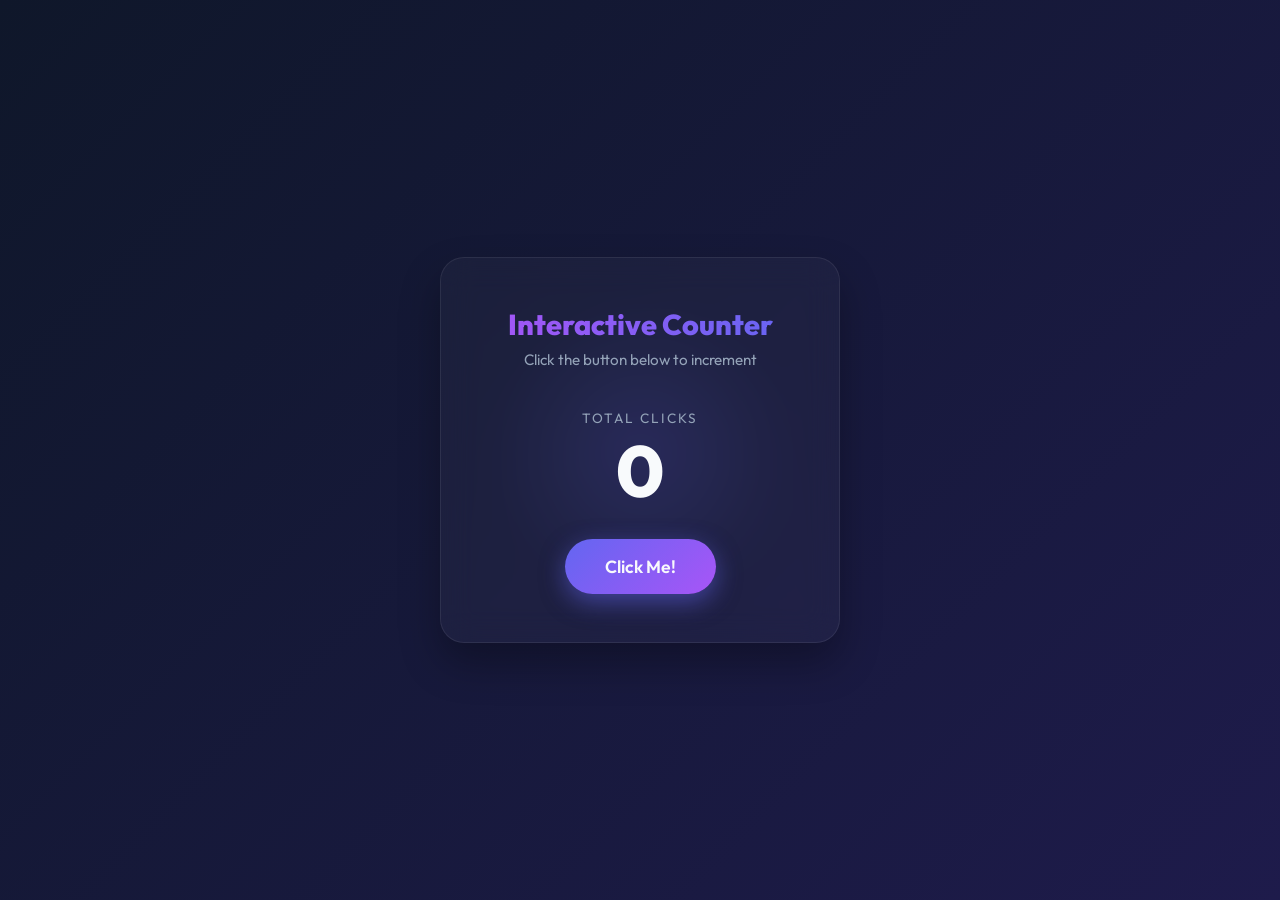
<file: Untitled-1.html>
<!DOCTYPE html>
<html lang="en">
<head>
    <meta charset="UTF-8">
    <meta name="viewport" content="width=device-width, initial-scale=1.0">
    <title>Dynamic Click Counter</title>
    <!-- Outfit Font for a premium typography look -->
    <link href="https://fonts.googleapis.com/css2?family=Outfit:wght@400;600;800&display=swap" rel="stylesheet">
    
    <style>
        :root {
            --bg-gradient: linear-gradient(135deg, #0f172a 0%, #1e1b4b 100%);
            --card-bg: rgba(255, 255, 255, 0.03);
            --card-border: rgba(255, 255, 255, 0.08);
            --primary: #6366f1;
            --primary-glow: rgba(99, 102, 241, 0.5);
            --secondary: #a855f7;
            --text-primary: #f8fafc;
            --text-secondary: #94a3b8;
        }

        * {
            box-sizing: border-box;
            margin: 0;
            padding: 0;
        }

        body {
            font-family: 'Outfit', sans-serif;
            background: var(--bg-gradient);
            min-height: 100vh;
            display: flex;
            justify-content: center;
            align-items: center;
            color: var(--text-primary);
            overflow: hidden;
        }

        .container {
            background: var(--card-bg);
            backdrop-filter: blur(16px);
            -webkit-backdrop-filter: blur(16px);
            border: 1px solid var(--card-border);
            padding: 3rem 2rem;
            border-radius: 24px;
            box-shadow: 0 20px 40px rgba(0, 0, 0, 0.3);
            text-align: center;
            max-width: 400px;
            width: 90%;
            position: relative;
            z-index: 1;
        }

        .title {
            font-size: 1.8rem;
            font-weight: 800;
            margin-bottom: 0.5rem;
            background: linear-gradient(to right, #a855f7, #6366f1);
            -webkit-background-clip: text;
            -webkit-text-fill-color: transparent;
        }

        .subtitle {
            font-size: 0.95rem;
            color: var(--text-secondary);
            margin-bottom: 2.5rem;
        }

        .counter-box {
            margin-bottom: 2rem;
        }

        .counter-label {
            font-size: 0.85rem;
            text-transform: uppercase;
            letter-spacing: 2px;
            color: var(--text-secondary);
            margin-bottom: 0.5rem;
            display: block;
        }

        .counter-value {
            font-size: 4.5rem;
            font-weight: 800;
            line-height: 1;
            transition: transform 0.1s cubic-bezier(0.175, 0.885, 0.32, 1.275);
            display: inline-block;
        }

        /* Scale-up animation class applied via JS on click */
        .counter-value.pop {
            transform: scale(1.25);
            color: #c084fc;
        }

        .btn {
            font-family: inherit;
            font-size: 1.1rem;
            font-weight: 600;
            color: var(--text-primary);
            background: linear-gradient(135deg, var(--primary) 0%, var(--secondary) 100%);
            border: none;
            padding: 1rem 2.5rem;
            border-radius: 50px;
            cursor: pointer;
            outline: none;
            box-shadow: 0 8px 24px var(--primary-glow);
            transition: all 0.3s cubic-bezier(0.25, 0.8, 0.25, 1);
        }

        .btn:hover {
            transform: translateY(-2px);
            box-shadow: 0 12px 30px rgba(168, 85, 247, 0.6);
        }

        .btn:active {
            transform: translateY(1px);
            box-shadow: 0 4px 12px var(--primary-glow);
        }

        /* Subtle background glow element */
        .ambient-glow {
            position: absolute;
            width: 300px;
            height: 300px;
            border-radius: 50%;
            background: radial-gradient(circle, rgba(99, 102, 241, 0.15) 0%, rgba(0,0,0,0) 70%);
            top: 50%;
            left: 50%;
            transform: translate(-50%, -50%);
            z-index: 0;
            pointer-events: none;
        }
    </style>
</head>
<body>
    <div class="ambient-glow"></div>
    <div class="container">
        <h1 class="title">Interactive Counter</h1>
        <p class="subtitle">Click the button below to increment</p>

        <div class="counter-box">
            <span class="counter-label">Total Clicks</span>
            <span class="counter-value" id="counter">0</span>
        </div>

        <button class="btn" id="clickBtn">Click Me!</button>
    </div>

    <!-- JavaScript Logic -->
    <script>
        const btn = document.getElementById('clickBtn');
        const counter = document.getElementById('counter');
        let count = 0;

        btn.addEventListener('click', () => {
            // 1. Increment the click count
            count++;
            
            // 2. Update the counter text
            counter.textContent = count;

            // 3. Trigger a scale-up animation effect
            counter.classList.add('pop');
            setTimeout(() => {
                counter.classList.remove('pop');
            }, 100);
        });
    </script>
</body>
</html>
</file>
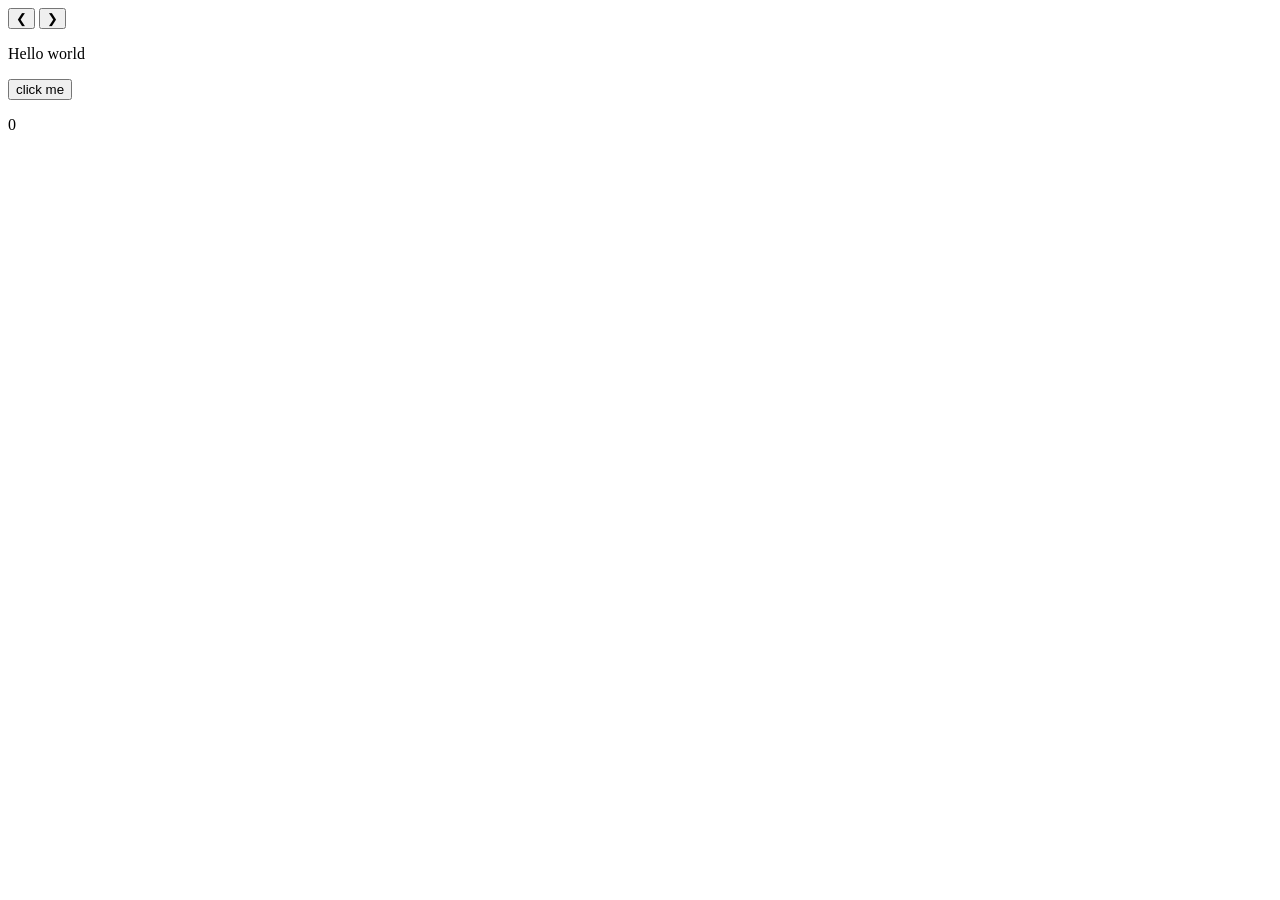
<file: week 3.html>
<!DOCTYPE html>
<html lang="en">
<head>
    <meta charset="UTF-8">
    <meta name="viewport" content="width=device-width, initial-scale=1.0">
    <title>Document</title>
</head>
<body>
    <button>&#10094</button>
    <button>&#10095</button>
    <p id="message">Hello world</p>
    <button id="btn">click me</button>
    <p id="count">0</p>
</body>
<script src="script.js"></script>
</html>
</file>
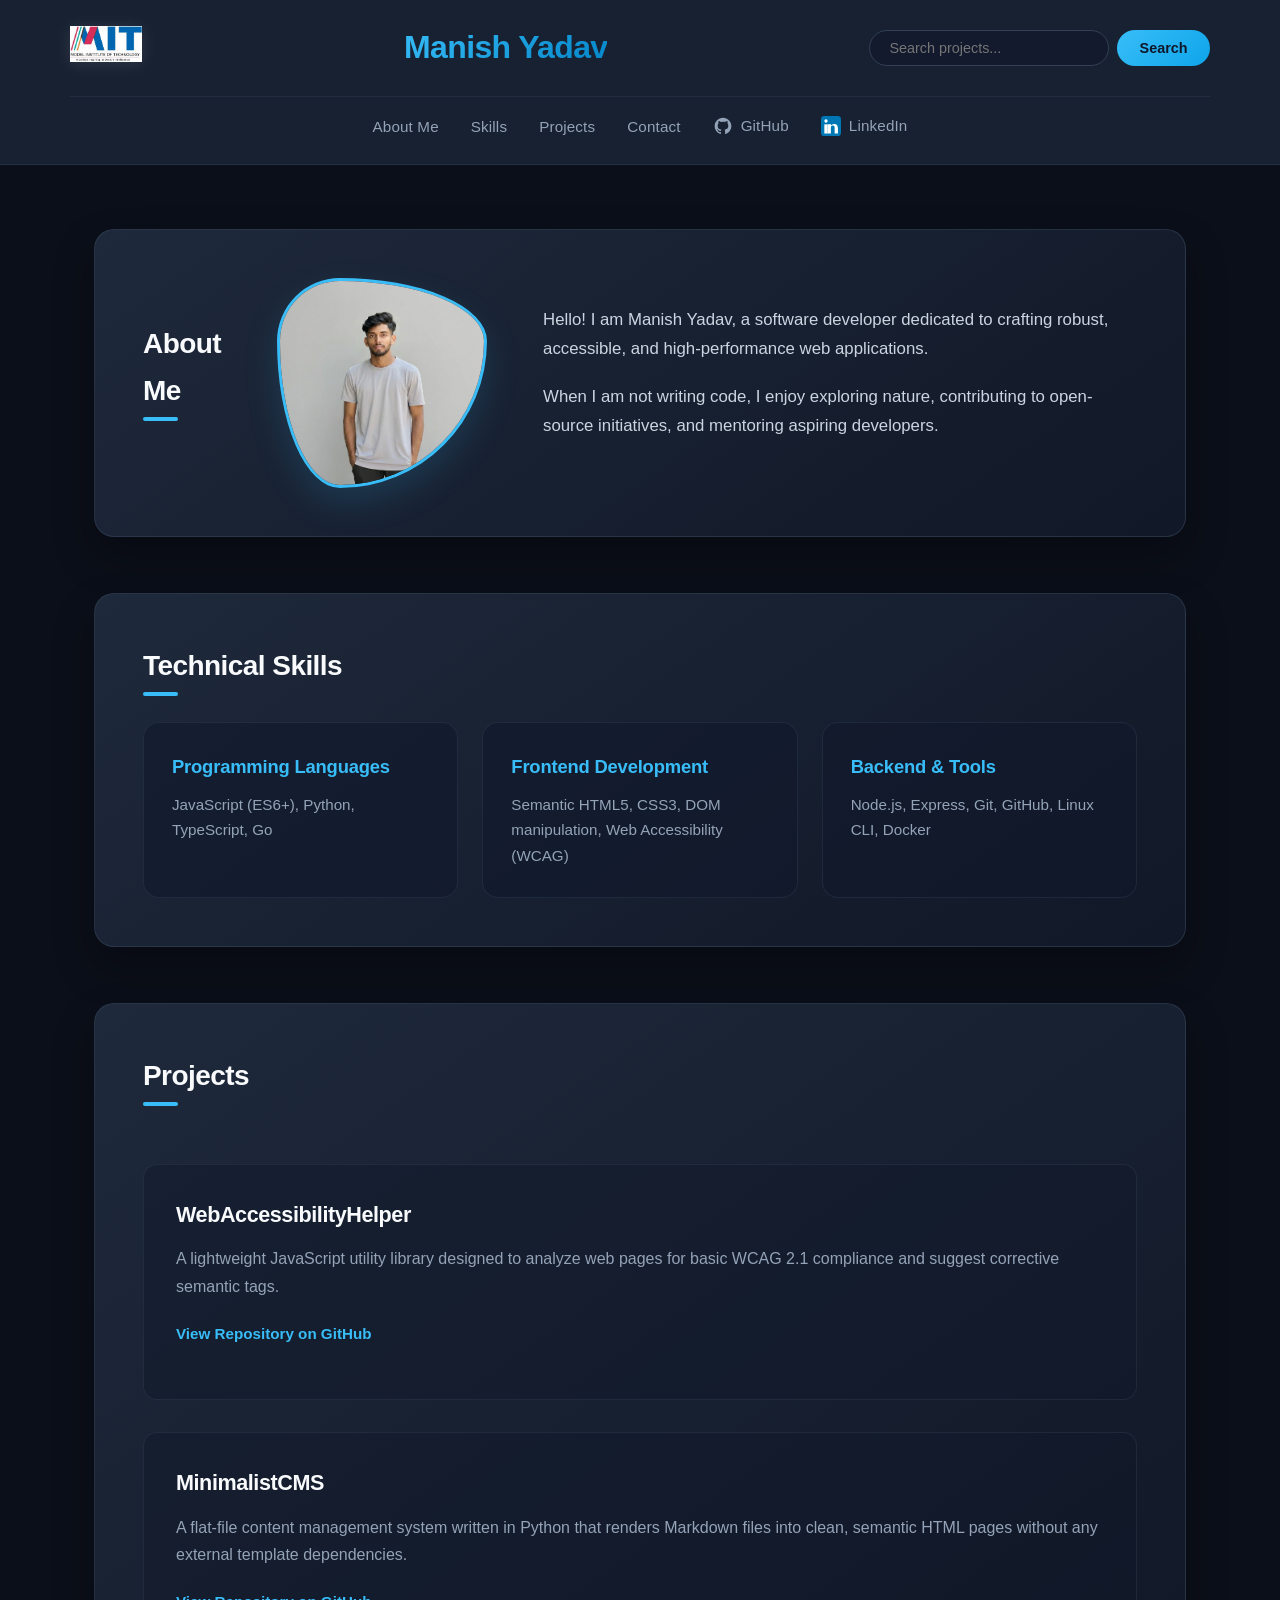
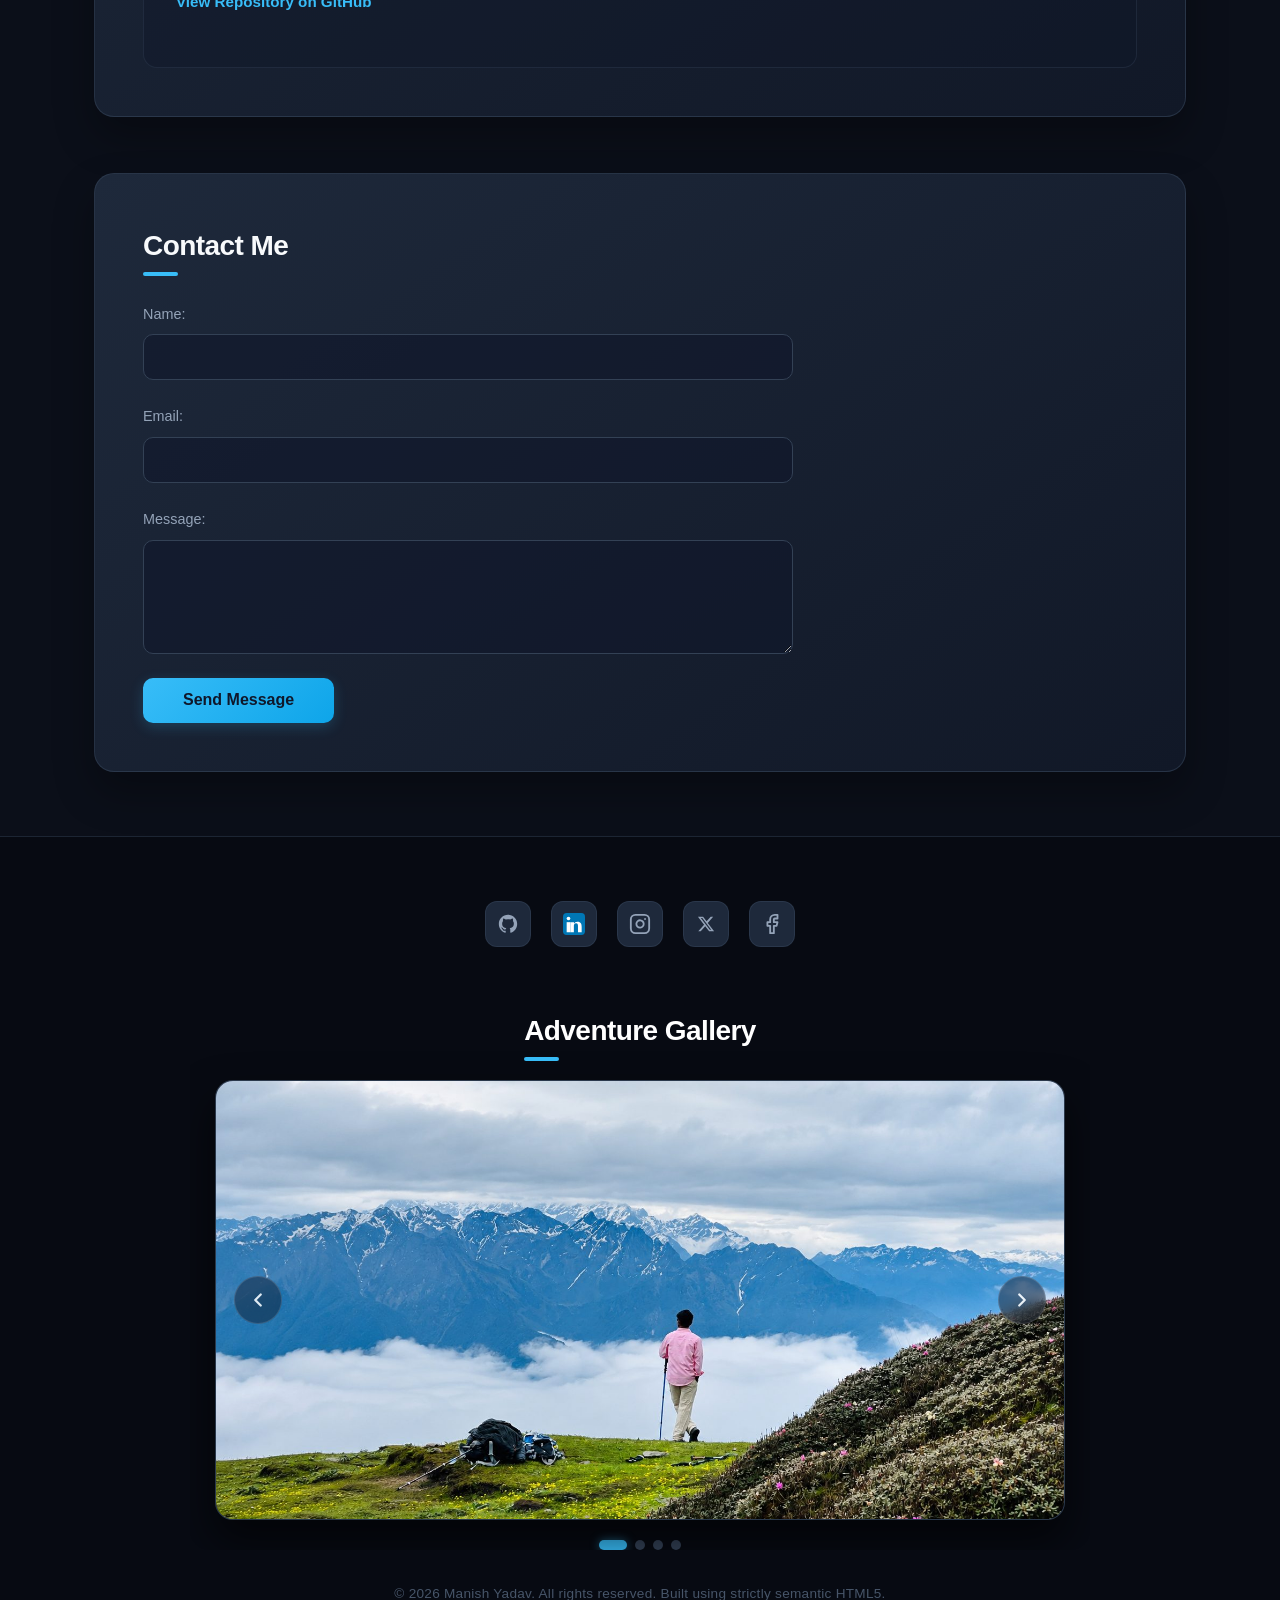
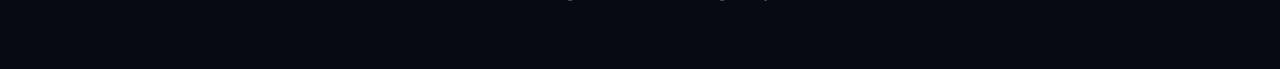
<file: css/3index.html>
<!DOCTYPE html>
<html lang="en">
<head>
    <meta charset="UTF-8">
    <meta name="viewport" content="width=device-width, initial-scale=1.0">
    <title>Manish Yadav | Personal Portfolio</title>
    <link rel="stylesheet" href="style.css">
    <meta name="description" content="Personal portfolio of Manish Yadav, a passionate Software Engineer specializing in building clean, semantic, and accessible web experiences.">
</head>
<body>
    <header>
        <div class="header-top">
            <div class="logo">
                <img src="images/OIP (1).jpg" alt="Model Institute of Technology Logo" height="50">
            </div>
            <h1>Manish Yadav</h1>
            <div class="search-container">
                <form action="#" method="GET">
                    <input type="search" placeholder="Search projects..." name="search" aria-label="Search site">
                    <button type="submit">Search</button>
                </form>
            </div>
        </div>
        <nav>
            <ul>
                <li><a href="#about">About Me</a></li>
                <li><a href="#skills">Skills</a></li>
                <li><a href="#projects">Projects</a></li>
                <li><a href="#contact">Contact</a></li>
                <li>
                    <a href="https://github.com/manish7-10/myportfolio" target="_blank" rel="noopener noreferrer" style="display: inline-flex; align-items: center; gap: 8px;">
                        <svg width="20" height="20" viewBox="0 0 24 24" fill="currentColor">
                            <path fill-rule="evenodd" clip-rule="evenodd" d="M12 2C6.477 2 2 6.477 2 12c0 4.42 2.865 8.166 6.839 9.489.5.092.682-.217.682-.482 0-.237-.008-.866-.013-1.7-2.782.604-3.369-1.34-3.369-1.34-.454-1.156-1.11-1.464-1.11-1.464-.908-.62.069-.608.069-.608 1.003.07 1.531 1.03 1.531 1.03.892 1.529 2.341 1.087 2.91.831.092-.646.35-1.086.636-1.336-2.22-.253-4.555-1.11-4.555-4.943 0-1.091.39-1.984 1.029-2.683-.103-.253-.446-1.27.098-2.647 0 0 .84-.269 2.75 1.025A9.564 9.564 0 0112 6.844c.85.004 1.705.115 2.504.337 1.909-1.294 2.747-1.025 2.747-1.025.546 1.377.203 2.394.1 2.647.64.699 1.028 1.592 1.028 2.683 0 3.842-2.339 4.687-4.566 4.935.359.309.678.919.678 1.852 0 1.336-.012 2.415-.012 2.743 0 .267.18.579.688.481C19.137 20.162 22 16.418 22 12c0-5.523-4.477-10-10-10z"/>
                        </svg>
                        GitHub
                    </a>
                </li>
                <li>
                    <a href="https://www.linkedin.com/in/manish9898/" target="_blank" rel="noopener noreferrer" style="display: inline-flex; align-items: center; gap: 8px;">
                        <svg width="20" height="20" viewBox="0 0 24 24">
                            <rect x="0" y="0" width="24" height="24" rx="4" fill="#0077B5"/>
                            <circle cx="6" cy="6" r="2" fill="#FFFFFF"/>
                            <rect x="4" y="10" width="4" height="11" fill="#FFFFFF"/>
                            <path d="M12 10v1.5h.05c.6-.9 1.7-2 3.7-2 3.9 0 4.6 2.6 4.6 5.9V21h-4v-6.3c0-1.5-.05-3.4-2.1-3.4-2.1 0-2.4 1.6-2.4 3.3V21H8V10h4z" fill="#FFFFFF"/>
                        </svg>
                        LinkedIn
                    </a>
                </li>
            </ul>
        </nav>
    </header>

    <main>
        <section id="about">
            <h2>About Me</h2>
            <img src="images/profile.jpeg" alt="Professional portrait of Manish Yadav" width="200" height="200">
            <div class="about-text">
                <p>Hello! I am Manish Yadav, a software developer dedicated to crafting robust, accessible, and high-performance web applications.</p>
                <p>When I am not writing code, I enjoy exploring nature, contributing to open-source initiatives, and mentoring aspiring developers.</p>
            </div>
        </section>

        <section id="skills">
            <h2>Technical Skills</h2>
            <dl>
                <div>
                    <dt>Programming Languages</dt>
                    <dd>JavaScript (ES6+), Python, TypeScript, Go</dd>
                </div>
                <div>
                    <dt>Frontend Development</dt>
                    <dd>Semantic HTML5, CSS3, DOM manipulation, Web Accessibility (WCAG)</dd>
                </div>
                <div>
                    <dt>Backend &amp; Tools</dt>
                    <dd>Node.js, Express, Git, GitHub, Linux CLI, Docker</dd>
                </div>
            </dl>
        </section>

        <section id="projects">
            <h2>Projects</h2>
            <article>
                <h3>WebAccessibilityHelper</h3>
                <p>A lightweight JavaScript utility library designed to analyze web pages for basic WCAG 2.1 compliance and suggest corrective semantic tags.</p>
                <p><a href="https://github.com/manish7-10/myportfolio" target="_blank" rel="noopener noreferrer" class="project-link">View Repository on GitHub</a></p>
            </article>
            <article>
                <h3>MinimalistCMS</h3>
                <p>A flat-file content management system written in Python that renders Markdown files into clean, semantic HTML pages without any external template dependencies.</p>
                <p><a href="https://github.com/manish7-10/myportfolio" target="_blank" rel="noopener noreferrer" class="project-link">View Repository on GitHub</a></p>
            </article>
        </section>

        <section id="contact">
            <h2>Contact Me</h2>
            <form action="https://httpbin.org/post" method="POST">
                <div>
                    <label for="contact-name">Name:</label>
                    <input type="text" id="contact-name" name="name" required>
                </div>
                <div>
                    <label for="contact-email">Email:</label>
                    <input type="email" id="contact-email" name="email" required>
                </div>
                <div>
                    <label for="contact-message">Message:</label>
                    <textarea id="contact-message" name="message" rows="5" cols="40" required></textarea>
                </div>
                <div>
                    <button type="submit">Send Message</button>
                </div>
            </form>
        </section>
    </main>

    <footer>
        <div class="footer-socials">
            <a href="https://github.com/manish7-10/myportfolio" target="_blank" rel="noopener noreferrer" class="social-icon" aria-label="GitHub">
                <svg width="22" height="22" viewBox="0 0 24 24" fill="currentColor">
                    <path fill-rule="evenodd" clip-rule="evenodd" d="M12 2C6.477 2 2 6.477 2 12c0 4.42 2.865 8.166 6.839 9.489.5.092.682-.217.682-.482 0-.237-.008-.866-.013-1.7-2.782.604-3.369-1.34-3.369-1.34-.454-1.156-1.11-1.464-1.11-1.464-.908-.62.069-.608.069-.608 1.003.07 1.531 1.03 1.531 1.03.892 1.529 2.341 1.087 2.91.831.092-.646.35-1.086.636-1.336-2.22-.253-4.555-1.11-4.555-4.943 0-1.091.39-1.984 1.029-2.683-.103-.253-.446-1.27.098-2.647 0 0 .84-.269 2.75 1.025A9.564 9.564 0 0112 6.844c.85.004 1.705.115 2.504.337 1.909-1.294 2.747-1.025 2.747-1.025.546 1.377.203 2.394.1 2.647.64.699 1.028 1.592 1.028 2.683 0 3.842-2.339 4.687-4.566 4.935.359.309.678.919.678 1.852 0 1.336-.012 2.415-.012 2.743 0 .267.18.579.688.481C19.137 20.162 22 16.418 22 12c0-5.523-4.477-10-10-10z"/>
                </svg>
            </a>
            <a href="https://www.linkedin.com/in/manish9898/" target="_blank" rel="noopener noreferrer" class="social-icon" aria-label="LinkedIn">
                <svg width="22" height="22" viewBox="0 0 24 24">
                    <rect x="0" y="0" width="24" height="24" rx="4" fill="#0077B5"/>
                    <circle cx="6" cy="6" r="2" fill="#FFFFFF"/>
                    <rect x="4" y="10" width="4" height="11" fill="#FFFFFF"/>
                    <path d="M12 10v1.5h.05c.6-.9 1.7-2 3.7-2 3.9 0 4.6 2.6 4.6 5.9V21h-4v-6.3c0-1.5-.05-3.4-2.1-3.4-2.1 0-2.4 1.6-2.4 3.3V21H8V10h4z" fill="#FFFFFF"/>
                </svg>
            </a>
            <a href="https://www.instagram.com/mr.mahi972?igsh=YXN3ZGR5MHlkZHk4" target="_blank" rel="noopener noreferrer" class="social-icon" aria-label="Instagram">
                <svg width="22" height="22" viewBox="0 0 24 24" fill="none" stroke="currentColor" stroke-width="2" stroke-linecap="round" stroke-linejoin="round">
                    <rect x="2" y="2" width="20" height="20" rx="5" ry="5"></rect>
                    <path d="M16 11.37A4 4 0 1 1 12.63 8 4 4 0 0 1 16 11.37z"></path>
                    <line x1="17.5" y1="6.5" x2="17.51" y2="6.5"></line>
                </svg>
            </a>
            <a href="https://x.com/" target="_blank" rel="noopener noreferrer" class="social-icon" aria-label="X (Twitter)">
                <svg width="18" height="18" viewBox="0 0 24 24" fill="currentColor">
                    <path d="M18.244 2.25h3.308l-7.227 8.26 8.502 11.24H16.17l-5.214-6.817L4.99 21.75H1.68l7.73-8.835L1.254 2.25H8.08l4.713 6.231zm-1.161 17.52h1.833L7.084 4.126H5.117z"/>
                </svg>
            </a>
            <a href="https://www.facebook.com/share/1DXJdcs4Zk/?mibextid=wwXIfr" target="_blank" rel="noopener noreferrer" class="social-icon" aria-label="Facebook">
                <svg width="22" height="22" viewBox="0 0 24 24" fill="none" stroke="currentColor" stroke-width="2" stroke-linecap="round" stroke-linejoin="round">
                    <path d="M18 2h-3a5 5 0 0 0-5 5v3H7v4h3v8h4v-8h3l1-4h-4V7a1 1 0 0 1 1-1h3z"></path>
                </svg>
            </a>
        </div>

        <section class="footer-gallery">
            <h2 class="footer-gallery-title">Adventure Gallery</h2>
            <div class="slider" data-slider>
                <div class="slider__window">
                    <div class="slider__track" data-slider-track>
                        <div class="slider__slide">
                            <img src="images/mountain1.jpg" alt="Mountain Landscape 1">
                        </div>
                        <div class="slider__slide">
                            <img src="images/mountain2.jpg" alt="Mountain Landscape 2">
                        </div>
                        <div class="slider__slide">
                            <img src="images/mountain3.jpg" alt="Mountain Landscape 3">
                        </div>
                        <div class="slider__slide">
                            <img src="images/mountain4.jpg" alt="Mountain Landscape 4">
                        </div>
                    </div>
                    <button class="slider__arrow slider__arrow--prev" data-slider-prev aria-label="Previous slide">
                        <svg viewBox="0 0 24 24" width="22" height="22"><path d="M15 18l-6-6 6-6" fill="none" stroke="currentColor" stroke-width="2.5" stroke-linecap="round" stroke-linejoin="round"/></svg>
                    </button>
                    <button class="slider__arrow slider__arrow--next" data-slider-next aria-label="Next slide">
                        <svg viewBox="0 0 24 24" width="22" height="22"><path d="M9 18l6-6-6-6" fill="none" stroke="currentColor" stroke-width="2.5" stroke-linecap="round" stroke-linejoin="round"/></svg>
                    </button>
                </div>
                <!-- Placed slider__dots inside .slider -->
                <div class="slider__dots" data-slider-dots></div>
            </div>
        </section>

        <p>&copy; 2026 Manish Yadav. All rights reserved. Built using strictly semantic HTML5.</p>
    </footer>

    <script src="slider.js"></script>
</body>
</html>
</file>
<file: css/style.css>
/* --- Global & Base Styles --- */
* {
    box-sizing: border-box;
    margin: 0;
    padding: 0;
    transition: all 0.25s cubic-bezier(0.4, 0, 0.2, 1);
}

body {
    background-color: #0b0f19;
    font-family: "Segoe UI", -apple-system, BlinkMacSystemFont, Roboto, sans-serif;
    color: #cbd5e1;
    line-height: 1.7;
    overflow-x: hidden;
}

main {
    max-width: 1140px;
    margin: 4rem auto;
    padding: 0 1.5rem;
}

/* --- Typography & Branding --- */
h1, h2, h3 {
    font-family: "Segoe UI", -apple-system, sans-serif;
    font-weight: 700;
    color: #f8fafc;
    letter-spacing: -0.02em;
}

h1 {
    font-size: 2rem;
    background: linear-gradient(135deg, #38bdf8 0%, #0284c7 100%);
    -webkit-background-clip: text;
    -webkit-text-fill-color: transparent;
    padding-bottom: 0.1rem;
}

h2 {
    font-size: 1.75rem;
    margin-bottom: 2rem;
    display: inline-block;
    position: relative;
}

h2::after {
    content: '';
    position: absolute;
    left: 0;
    bottom: -6px;
    width: 35px;
    height: 4px;
    background: #38bdf8;
    border-radius: 2px;
}

/* --- Header & Navigation --- */
header {
    background-color: rgba(30, 41, 59, 0.75);
    backdrop-filter: blur(12px);
    -webkit-backdrop-filter: blur(12px);
    border-bottom: 1px solid rgba(51, 65, 85, 0.5);
    padding: 1.25rem 2rem;
    position: sticky;
    top: 0;
    z-index: 100;
}

.header-top {
    display: flex;
    justify-content: space-between;
    align-items: center;
    width: 100%;
    max-width: 1140px;
    margin: 0 auto;
}

.logo img {
    height: 36px;
    width: auto;
    filter: drop-shadow(0 2px 8px rgba(255, 255, 255, 0.1));
}

header form {
    display: flex;
    gap: 0.5rem;
}

header input {
    width: 240px;
    padding: 0.55rem 1.2rem;
    border-radius: 20px;
    border: 1px solid #334155;
    background: rgba(15, 23, 42, 0.6);
    color: #fff;
    font-size: 0.9rem;
}

header input:focus {
    outline: none;
    border-color: #38bdf8;
    box-shadow: 0 0 0 3px rgba(56, 189, 248, 0.15);
}

header button {
    padding: 0.55rem 1.4rem;
    border-radius: 20px;
    border: none;
    background: linear-gradient(135deg, #38bdf8 0%, #0ea5e9 100%);
    color: #0f172a;
    font-weight: 600;
    font-size: 0.9rem;
    cursor: pointer;
}

header button:hover {
    box-shadow: 0 4px 12px rgba(56, 189, 248, 0.3);
    transform: translateY(-1px);
}

nav {
    margin-top: 1.25rem;
    border-top: 1px solid rgba(51, 65, 85, 0.4);
    padding-top: 1rem;
    max-width: 1140px;
    margin-left: auto;
    margin-right: auto;
}

nav ul {
    list-style: none;
    display: flex;
    gap: 32px;
    justify-content: center;
}

nav a {
    color: #94a3b8;
    text-decoration: none;
    font-size: 0.95rem;
    font-weight: 500;
    letter-spacing: 0.01em;
}

nav a:hover {
    color: #38bdf8;
}

/* --- Section Containers --- */
section {
    background: linear-gradient(145deg, #1e293b 0%, #111827 100%);
    padding: 3rem;
    border-radius: 20px;
    margin-bottom: 3.5rem;
    border: 1px solid rgba(51, 65, 85, 0.6);
    box-shadow: 0 20px 40px rgba(0, 0, 0, 0.3);
    position: relative;
    overflow: hidden;
}

section::before {
    content: '';
    position: absolute;
    top: 0;
    left: 0;
    width: 100%;
    height: 4px;
    background: linear-gradient(90deg, #38bdf8, transparent);
    opacity: 0;
    transition: opacity 0.3s ease;
}

section:hover::before {
    opacity: 1;
}

/* About Section */
#about {
    display: flex;
    justify-content: space-between;
    align-items: center;
    gap: 3.5rem;
}

.about-text p {
    margin-bottom: 1.25rem;
    font-size: 1.05rem;
    color: #cbd5e1;
}

#about img {
    width: 210px;
    height: 210px;
    object-fit: cover;
    border-radius: 30% 70% 70% 30% / 30% 30% 70% 70%;
    border: 3px solid #38bdf8;
    box-shadow: 0 15px 35px rgba(56, 189, 248, 0.15);
    animation: morphProfile 8s ease-in-out infinite alternate;
}

@keyframes morphProfile {
    0% { border-radius: 30% 70% 70% 30% / 30% 30% 70% 70%; }
    100% { border-radius: 50% 50% 30% 70% / 50% 60% 40% 50%; }
}

/* Technical Skills */
dl {
    display: grid;
    grid-template-columns: repeat(auto-fit, minmax(300px, 1fr));
    gap: 1.5rem;
}

dl > div {
    background: rgba(15, 23, 42, 0.5);
    padding: 1.75rem;
    border-radius: 16px;
    border: 1px solid rgba(51, 65, 85, 0.4);
}

dl > div:hover {
    transform: translateY(-4px);
    border-color: rgba(56, 189, 248, 0.5);
    box-shadow: 0 12px 24px rgba(0, 0, 0, 0.2);
}

dt {
    color: #38bdf8;
    font-weight: 600;
    font-size: 1.15rem;
    margin-bottom: 0.6rem;
    letter-spacing: -0.01em;
}

dd {
    color: #94a3b8;
    font-size: 0.95rem;
}

/* --- Projects Section --- */
#projects {
    display: flex;
    flex-direction: column;
    gap: 2rem;
}

#projects article {
    background: rgba(15, 23, 42, 0.4);
    padding: 2rem;
    border-radius: 14px;
    border: 1px solid rgba(51, 65, 85, 0.4);
}

#projects article h3 {
    font-size: 1.35rem;
    margin-bottom: 0.75rem;
    color: #f8fafc;
}

#projects article p {
    color: #94a3b8;
    margin-bottom: 1.25rem;
}

.project-link {
    color: #38bdf8;
    text-decoration: none;
    font-size: 0.95rem;
    font-weight: 600;
    display: inline-flex;
    align-items: center;
}

.project-link:hover {
    color: #0ea5e9;
    text-decoration: underline;
}

/* --- Contact Section --- */
#contact form {
    display: flex;
    flex-direction: column;
    gap: 1.5rem;
    max-width: 650px;
}

#contact form div {
    display: flex;
    flex-direction: column;
    gap: 0.5rem;
}

#contact label {
    font-weight: 500;
    color: #94a3b8;
    font-size: 0.9rem;
}

#contact input, 
#contact textarea {
    padding: 0.85rem 1.2rem;
    border-radius: 10px;
    border: 1px solid #334155;
    background: rgba(15, 23, 42, 0.6);
    color: #fff;
    font-family: inherit;
    font-size: 0.95rem;
}

#contact input:focus, 
#contact textarea:focus {
    outline: none;
    border-color: #38bdf8;
    box-shadow: 0 0 0 3px rgba(56, 189, 248, 0.1);
}

#contact button {
    align-self: flex-start;
    padding: 0.85rem 2.5rem;
    border-radius: 10px;
    border: none;
    background: linear-gradient(135deg, #38bdf8 0%, #0ea5e9 100%);
    color: #0f172a;
    font-weight: 600;
    font-size: 1rem;
    cursor: pointer;
    box-shadow: 0 4px 14px rgba(56, 189, 248, 0.2);
}

#contact button:hover {
    background: linear-gradient(135deg, #0ea5e9 0%, #0284c7 100%);
    box-shadow: 0 6px 20px rgba(56, 189, 248, 0.35);
    transform: translateY(-2px);
}

/* --- Footer & Social Icons --- */
footer {
    background: #070a12;
    border-top: 1px solid rgba(51, 65, 85, 0.5);
    padding: 4rem 1.5rem;
    text-align: center;
}

.footer-socials {
    display: flex;
    justify-content: center;
    gap: 20px;
    margin-bottom: 2rem;
}

.social-icon {
    color: #94a3b8;
    text-decoration: none;
    display: inline-flex;
    align-items: center;
    justify-content: center;
    width: 46px;
    height: 46px;
    border-radius: 12px;
    background: #1e293b;
    border: 1px solid rgba(51, 65, 85, 0.6);
}

.social-icon:hover {
    color: #f8fafc;
    border-color: #38bdf8;
    transform: translateY(-4px);
    box-shadow: 0 8px 20px rgba(56, 189, 248, 0.25);
}

.social-icon[aria-label="LinkedIn"]:hover { background: #0077B5; border-color: #0077B5; }
.social-icon[aria-label="GitHub"]:hover { background: #24292e; border-color: #24292e; }
.social-icon[aria-label="Instagram"]:hover { background: linear-gradient(45deg, #f09433 0%, #e6683c 25%, #dc2743 50%, #cc2366 75%, #bc1888 100%); border-color: transparent; }

footer p {
    color: #475569;
    font-size: 0.85rem;
    letter-spacing: 0.02em;
    margin-top: 2rem;
}

/* =====================================================
   FOOTER ADVENTURE GALLERY SLIDER
   ===================================================== */
.footer-gallery {
    width: 100%;
    max-width: 900px;
    margin: 60px auto 0;
    padding: 0 20px;
    background: transparent;
    border: none;
    box-shadow: none;
}

.footer-gallery::before {
    display: none;
}

.footer-gallery-title {
    text-align: center;
    color: #ffffff;
    margin-bottom: 25px;
}

.slider {
    position: relative;
    width: 100%;
    max-width: 850px;
    margin: 0 auto;
}

.slider__window {
    position: relative;
    width: 100%;
    height: 440px;
    overflow: hidden;
    border-radius: 18px;
    background: #0f172a;
    border: 1px solid rgba(51, 65, 85, 0.8);
    box-shadow: 0 20px 40px rgba(0, 0, 0, 0.6);
}

.slider__track {
    display: flex;
    width: 100%;
    height: 100%;
    will-change: transform;
}

.slider__slide {
    flex-shrink: 0;
    height: 100%;
    overflow: hidden;
}

.slider__slide img {
    width: 100%;
    height: 100%;
    object-fit: cover;
    display: block;
    transition: transform 0.6s ease;
}

.slider:hover .slider__slide img {
    transform: scale(1.02);
}

/* Glassmorphic Arrows */
.slider__arrow {
    position: absolute;
    top: 50%;
    transform: translateY(-50%);
    width: 48px;
    height: 48px;
    border: 1px solid rgba(255, 255, 255, 0.15);
    border-radius: 50%;
    background: rgba(15, 23, 42, 0.55);
    backdrop-filter: blur(8px);
    -webkit-backdrop-filter: blur(8px);
    color: #fff;
    cursor: pointer;
    z-index: 10;
    display: flex;
    align-items: center;
    justify-content: center;
    transition: all 0.3s ease;
    opacity: 0.85;
}

.slider:hover .slider__arrow {
    opacity: 1;
}

.slider__arrow:hover {
    background: #38bdf8;
    color: #0f172a;
    border-color: #38bdf8;
    transform: translateY(-50%) scale(1.1);
    box-shadow: 0 0 15px rgba(56, 189, 248, 0.4);
}

.slider__arrow--prev { left: 18px; }
.slider__arrow--next { right: 18px; }

/* Custom Capsule Indicators */
.slider__dots {
    display: flex;
    justify-content: center;
    align-items: center;
    gap: 8px;
    margin-top: 20px;
}

.slider__dot {
    width: 10px;
    height: 10px;
    border-radius: 20px;
    border: none;
    background: #334155;
    cursor: pointer;
    padding: 0;
    transition: all 0.3s cubic-bezier(0.4, 0, 0.2, 1);
}

.slider__dot:hover {
    background: #64748b;
}

.slider__dot.is-active {
    width: 28px;
    background: #38bdf8;
    box-shadow: 0 0 10px rgba(56, 189, 248, 0.5);
}

/* --- Responsive Layout Rules --- */
@media (max-width: 900px) {
    .slider__window {
        height: 350px;
    }
}

@media (max-width: 768px) {
    main {
        margin: 2rem auto;
    }
    section {
        padding: 2rem 1.5rem;
    }
    #about {
        flex-direction: column-reverse;
        text-align: center;
        gap: 2rem;
    }
    .header-top {
        flex-direction: column;
        gap: 1.25rem;
    }
    header input {
        width: 100%;
    }
    nav ul {
        flex-wrap: wrap;
        gap: 16px 24px;
    }
}
</file>
